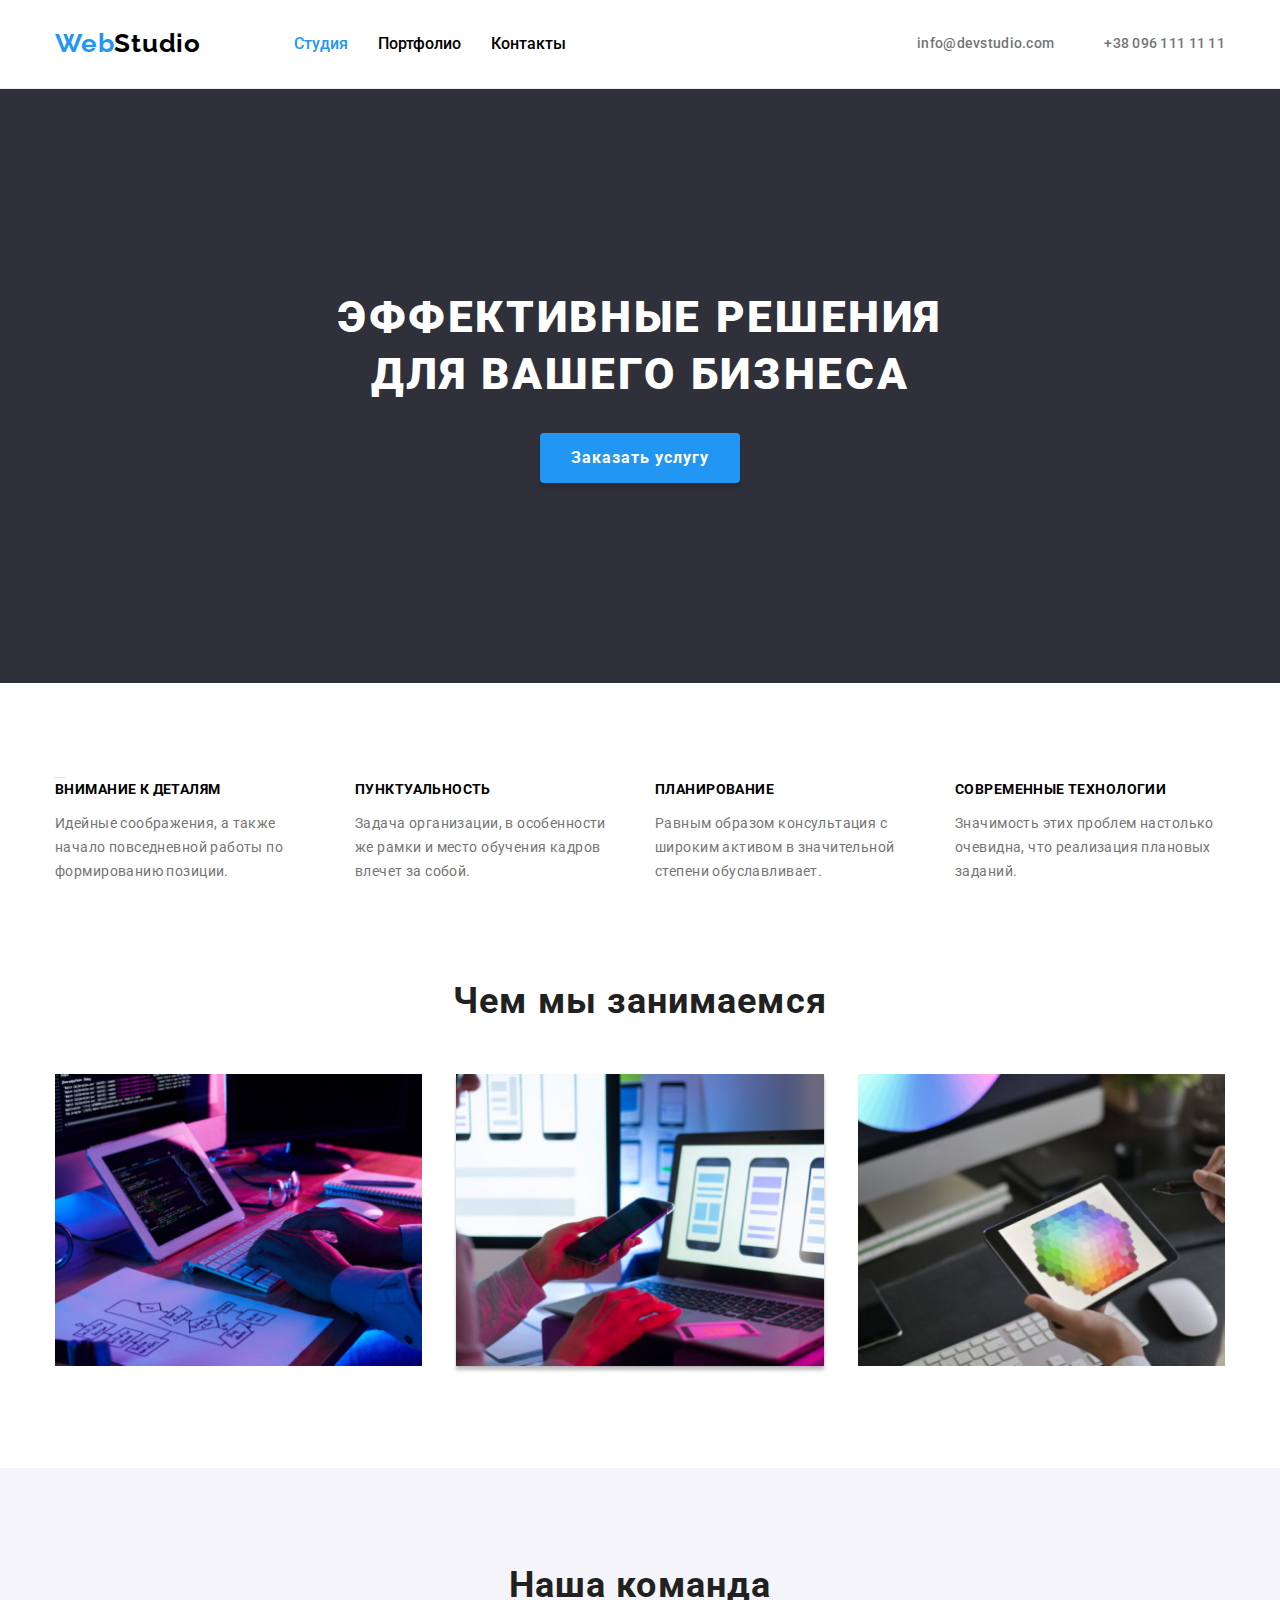
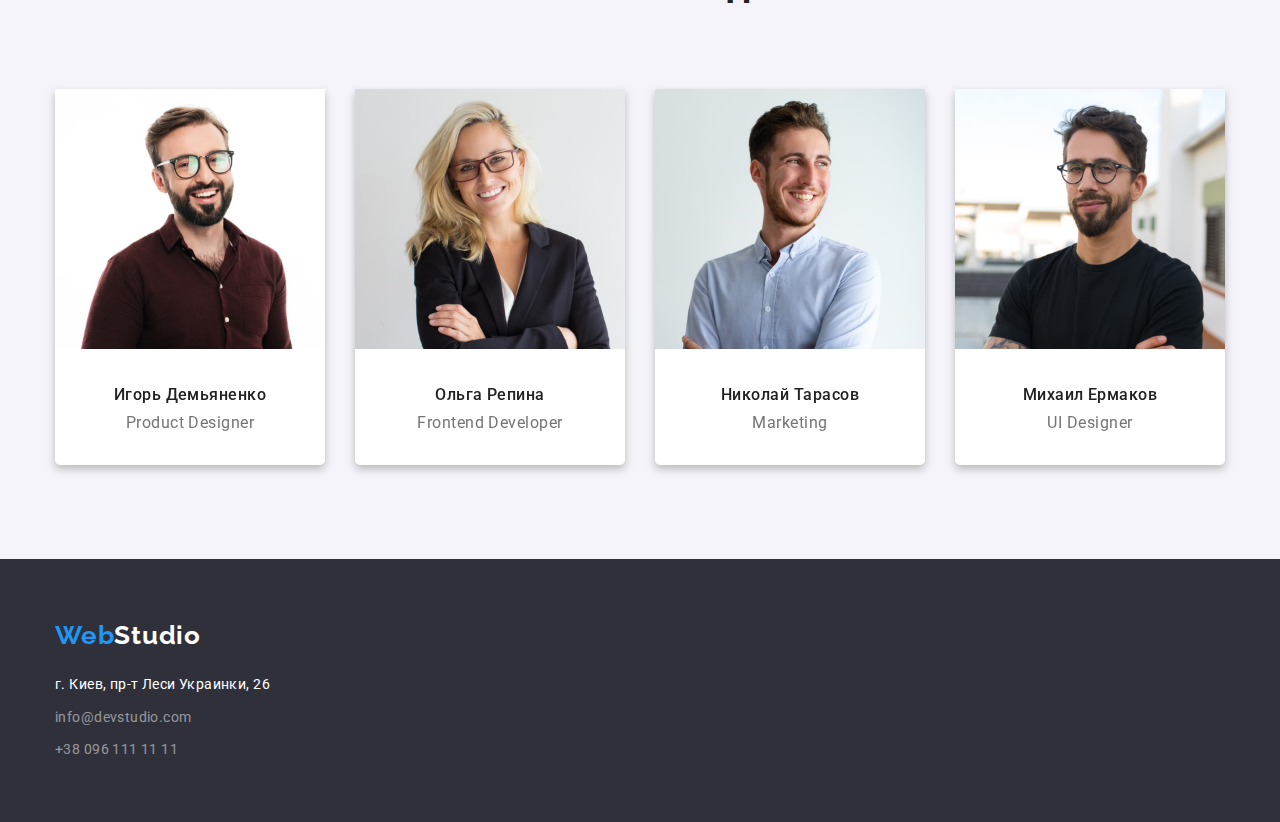
<file: index.html>
<!DOCTYPE html>
<html lang="ru">

<head>
    <meta charset="UTF-8">
    <meta http-equiv="X-UA-Compatible" content="IE=edge">
    <meta name="viewport" content="width=device-width, initial-scale=1.0">
    <title>WebStudio</title>
    <link rel="stylesheet"
        href="https://cdnjs.cloudflare.com/ajax/libs/modern-normalize/1.0.0/modern-normalize.min.css" />
    <link rel="preconnect" href="https://fonts.googleapis.com">
    <link rel="preconnect" href="https://fonts.gstatic.com" crossorigin>
    <link
        href="https://fonts.googleapis.com/css2?family=Raleway:wght@700&family=Roboto:wght@400;500;700;900&display=swap"
        rel="stylesheet">
    <link rel="stylesheet" href="./css/style.css">
</head>
<body">
    <header class="start">
        <div class="top conteiner">
            <nav class="top--nav">
                <!-- этот логотип навигационная ссылка -->
                <a href="#" id="link-header" class="logo"><span>Web</span>Studio</a>
                <ul class="top--nav--pages">
                    <li class="nav--pages">
                        <a href="#" class=" hover notactive active-alltime">Студия</a>
                    </li>
                    <li class="nav--pages">
                        <a href="./portfolio.html" class="hover notactive">Портфолио</a>
                    </li>
                    <li class="nav--pages">
                        <a href="#" class="hover notactive">Контакты</a>
                    </li>

                </ul>
            </nav>
            <ul class="top--address">
                <li><a href="mailto:info@devstudio.com" class="hover top--adress--link">info@devstudio.com</a></li>
                <li><a href="tel:+380961111111" class="hover">+38 096 111 11 11</a></li>
            </ul>
        </div>
    </header>
    <main class="main">
        <section class="hero">
            <h1 class="hero--idea">Эффективные решения<br>для вашего бизнеса</h1>
            <button class="hero__button" type="button">Заказать услугу</button>
        </section>
        <section class="section we">
            <div class="conteiner">
                <!-- симантический подзоголовок -->
                <h2 class="none" style="color: var(--fon-color); font-size: 1px;">Особенности</h2>
                <ul class="we--about">
                    <li class="we--puncts">
                        <h3 class="we--title">Внимание к деталям</h3>
                        <p class="we--about--text">Идейные соображения, а также начало повседневной работы по
                            формированию позиции.</p>
                    </li>
                    <li class="we--puncts">
                        <h3 class="we--title">Пунктуальность</h3>
                        <p class="we--about--text">Задача организации, в особенности же рамки и место обучения кадров
                            влечет за собой.</p>
                    </li>
                    <li class="we--puncts">
                        <h3 class="we--title">Планирование</h3>
                        <p class="we--about--text">Равным образом консультация с широким активом в значительной степени
                            обуславливает.</p>
                    </li>
                    <li class="we--puncts">
                        <h3 class="we--title">Современные технологии</h3>
                        <p class="we--about--text">Значимость этих проблем настолько очевидна, что реализация плановых
                            заданий.</p>
                    </li>
                </ul>
            </div>
        </section>
        <section class="photo">
            <div class="conteiner">
                <h2 class="title2">Чем мы занимаемся</h2>
                <ul class="pictures">
                    <li class="pictures--work">
                        <img src="./images/img-1.jpg" width="370" height="294" alt="Пишем програмный код">
                    </li>
                    <li class="pictures--work">
                        <img src="./images/img-2.jpg" width="370" height="294" alt="Разработка для мобильных устройств">
                    </li>
                    <li class="pictures--work">
                        <img src="./images/img-3.jpg" width="370" height="294" alt="Тестирование приложений">
                    </li>
                </ul>
            </div>
        </section>
        <section class="comando section">
            <div class=" conteiner">
                <h2 class="title2">Наша команда</h2>
                <ul class="portrets">
                    <li class="portrets--card">
                        <img src="./images/photo-1.jpg" width="270" height="260" alt="Фотопортрет мужчины">
                        <div class="portret--text">
                            <h3 class="portrets--title">Игорь Демьяненко</h3>
                            <p class="profesional">Product Designer</p>
                        </div>
                    </li>
                    <li class="portrets--card">
                        <img src="./images/photo-2.jpg" width="270" height="260" alt="Фотопортрет женчины">
                        <div class="portret--text">
                            <h3 class="portrets--title">Ольга Репина</h3>
                            <p class="profesional">Frontend Developer</p>
                        </div>
                    </li>
                    <li class="portrets--card">
                        <img src="./images/photo-3.jpg" width="270" height="260" alt="Фотопортрет мужчины">
                        <div class="portret--text">
                            <h3 class="portrets--title">Николай Тарасов</h3>
                            <p class="profesional">Marketing</p>
                        </div>
                    </li>
                    <li class="portrets--card">
                        <img src="./images/photo-4.jpg" width="270" height="260" alt="Фотопортрет мужчины">
                        <div class="portret--text">
                            <h3 class="portrets--title">Михаил Ермаков</h3>
                            <p class="profesional">UI Designer</p>
                        </div>
                    </li>
                </ul>
            </div>
        </section>
    </main>
    <footer class="bottom--info">
        <div class="conteiner">
            <!-- это логотип сайта он ведет на начало главной страницы -->
            <a href="#link-header" class="logo"><span>Web</span>Studio</a>
            <address class="bottom--address">
                <ul>
                    <li class="adress--city address--write">г. Киев, пр-т Леси Украинки, 26</li>
                    <li class="address--write">
                        <a class="bottom--address--link hover" href="mailto:info@devstudio.com">info@devstudio.com</a>
                    </li>
                    <li class="address--write">
                        <a class="bottom--address--link hover" href="tel:+380961111111">+38 096 111 11 11</a>
                    </li>
                </ul>
            </address>
        </div>
    </footer>
    </body>

</html>
</file>
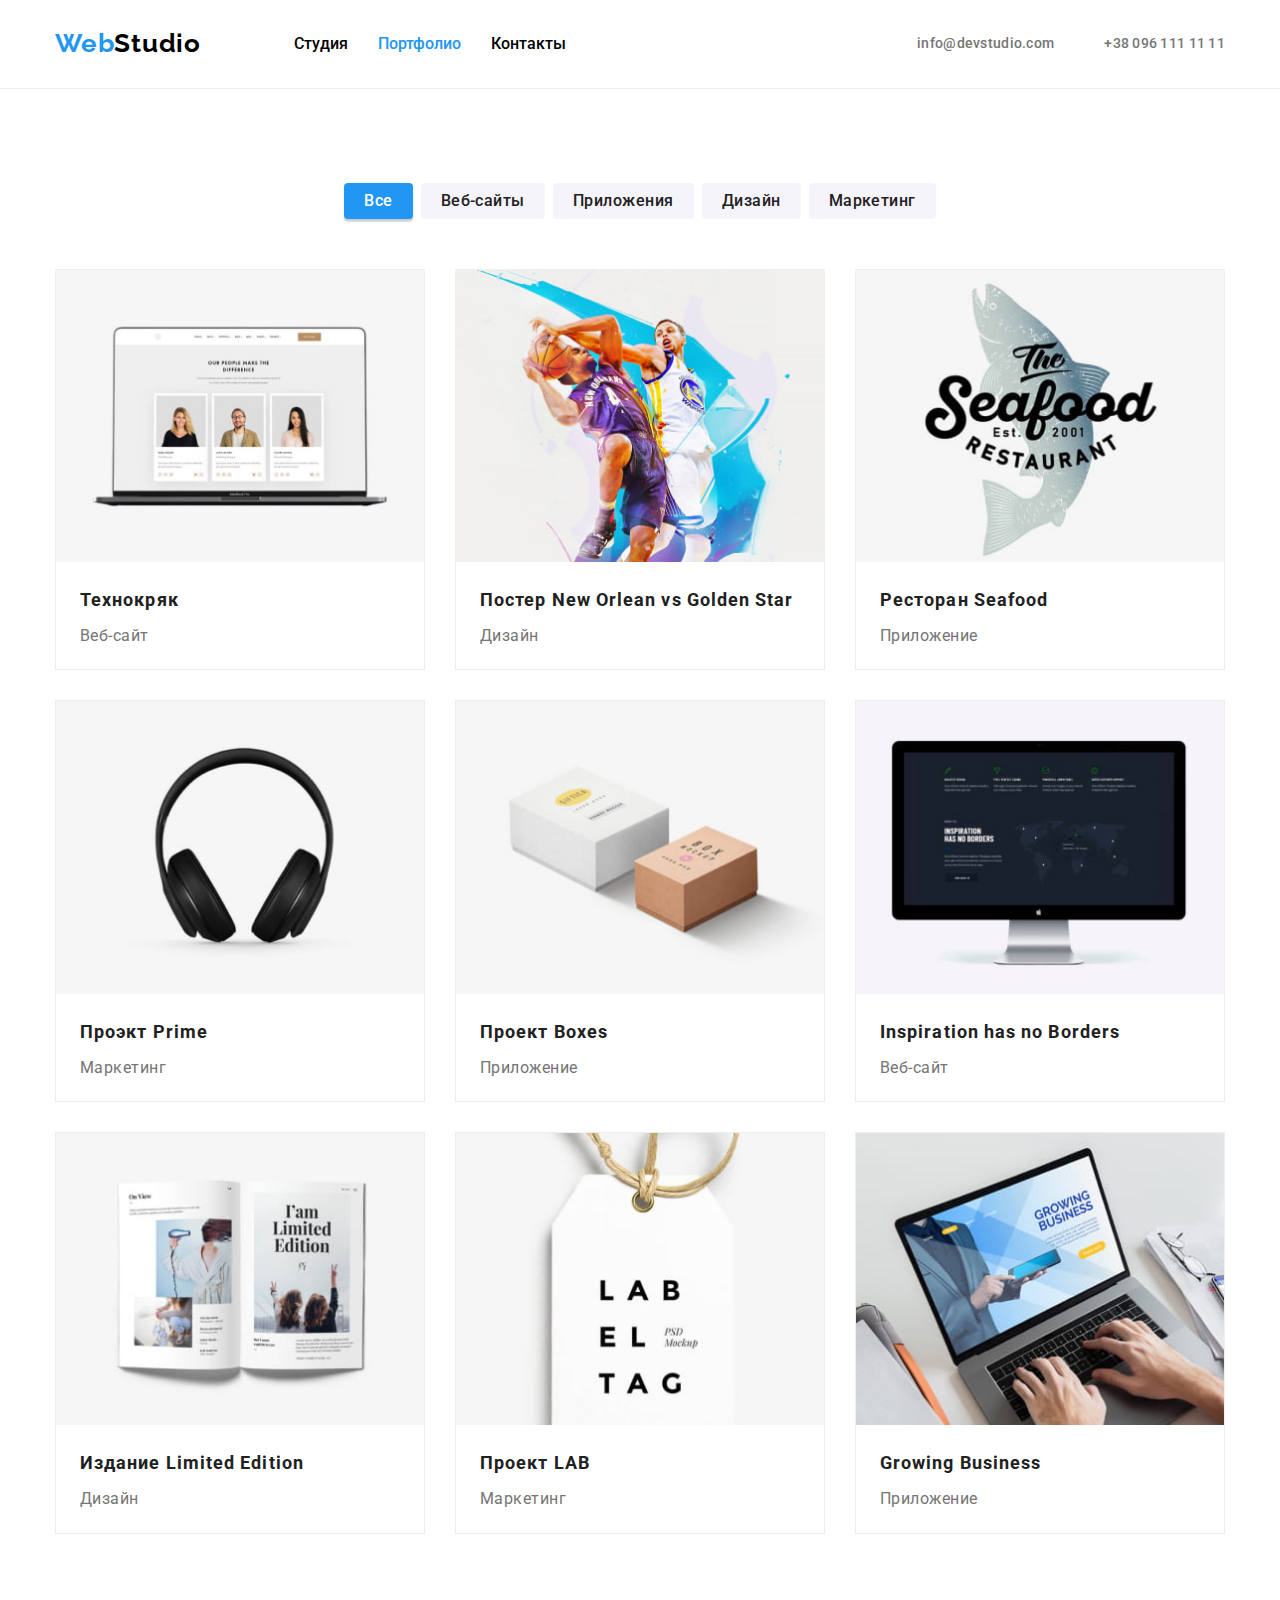
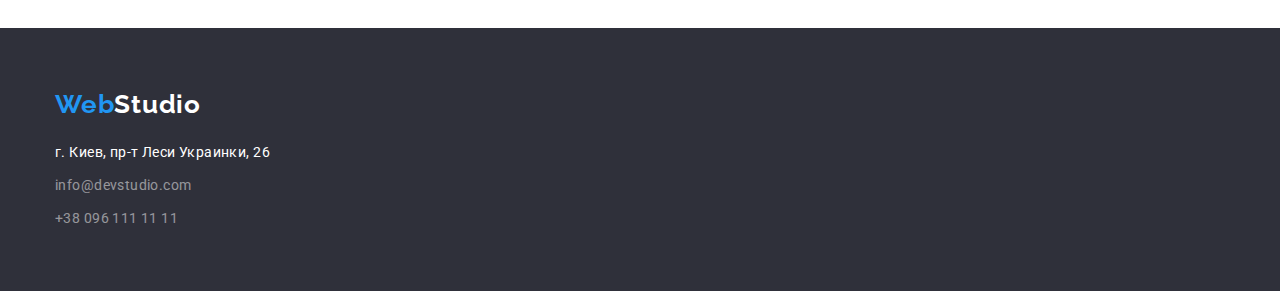
<file: portfolio.html>
<!DOCTYPE html>
<html lang="ru">

<head>
    <meta charset="UTF-8">
    <meta http-equiv="X-UA-Compatible" content="IE=edge">
    <meta name="viewport" content="width=device-width, initial-scale=1.0">
    <title>Portfolio</title>
    <link rel="stylesheet"
        href="https://cdnjs.cloudflare.com/ajax/libs/modern-normalize/1.0.0/modern-normalize.min.css" />
    <link rel="preconnect" href="https://fonts.googleapis.com">
    <link rel="preconnect" href="https://fonts.gstatic.com" crossorigin>
    <link
        href="https://fonts.googleapis.com/css2?family=Raleway:wght@700&family=Roboto:wght@400;500;700;900&display=swap"
        rel="stylesheet">
    <link rel="stylesheet" href="./css/style.css">
</head>

<body>
    <header class="start">
        <div class="top conteiner">
            <nav class="top--nav">
                <!-- этот логотип навигационная ссылка -->
                <a href="./index.html" class="logo"><span>Web</span>Studio</a>
                <ul class="top--nav--pages">
                    <li class="nav--pages">
                        <a href="./index.html" class="hover notactive">Студия</a>
                    </li>
                    <li class="nav--pages">
                        <a href="#" class="hover notactive active-alltime">Портфолио</a>
                    </li>
                    <li class="nav--pages">
                        <!-- это переход в меню адресов и контактов -->
                        <a href="#" class="hover notactive">Контакты</a>
                    </li>
                </ul>
            </nav>
            <ul class="top--address">
                <li><a href="mailto:info@devstudio.com" class="hover top--adress--link">info@devstudio.com</a></li>
                <li><a href="tel:+380961111111" class="hover">+38 096 111 11 11</a></li>
            </ul>
        </div>
    </header>
    <main class="portfolio">
        <section class="section">
            <div class="conteiner">
                <!-- это список с кнопками -->
                <ul class="portfolio--menu">
                    <li class="portfolio--filter"><button type="button" class="filter filter-down">Все</button></li>
                    <li class="portfolio--filter"><button type="button" class="filter ">Веб-сайты</button></li>
                    <li class="portfolio--filter"><button type="button" class="filter ">Приложения</button></li>
                    <li class="portfolio--filter"><button type="button" class="filter ">Дизайн</button></li>
                    <li class="portfolio--filter"><button type="button" class="filter ">Маркетинг</button></li>
                </ul>
                <!-- это список сайтов разработанных компанией -->
                <ul class="portfolio--works">
                    <li class="site">
                        <a class="site--hover" href="#"><img src="./images/image-portfolio/img.jpg" alt="Ссылка на сайт портфолио">
                            <div class="site--text">
                                <h3 class="site--title">Технокряк</h3>
                                <p class="site--type">Веб-сайт</p>
                            </div>
                        </a>
                    </li>
                    <li class="site">
                        <a class="site--hover" href="#"><img src="./images/image-portfolio/img-1.jpg"
                                alt="Ссылка на сайт баскетбольной команды">
                            <div class="site--text">
                                <h3 class="site--title">Постер New Orlean vs Golden Star</h3>
                                <p class="site--type">Дизайн</p>
                            </div>
                        </a>
                    </li>
                    <li class="site">
                        <a class="site--hover" href="#"><img src="./images/image-portfolio/img-2.jpg"
                                alt="Ссылка на сайт с рыбным рестораном">
                            <div class="site--text">
                                <h3 class="site--title">Ресторан Seafood</h3>
                                <p class="site--type">Приложение</p>
                            </div>
                        </a>
                    </li>
                    <li class="site">
                        <a class="site--hover" href="#"><img src="./images/image-portfolio/img-3.jpg" alt="Ссылка на сайт с наушниками">
                            <div class="site--text">
                                <h3 class="site--title">Проэкт Prime</h3>
                                <p class="site--type">Маркетинг</p>
                            </div>
                        </a>
                    </li>
                    <li class="site">
                        <a class="site--hover" href="#"><img src="./images/image-portfolio/img-4.jpg" alt="Ссылка на сайт с коробками">
                            <div class="site--text">
                                <h3 class="site--title">Проект Boxes</h3>
                                <p class="site--type">Приложение</p>
                            </div>
                        </a>
                    </li>
                    <li class="site">
                        <a class="site--hover" href="#"><img src="./images/image-portfolio/img-5.jpg" alt="Ссылка на сайт с монитором">
                            <div class="site--text">
                                <h3 class="site--title">Inspiration has no Borders</h3>
                                <p class="site--type">Веб-сайт</p>
                            </div>
                        </a>
                    </li>
                    <li class="site">
                        <a class="site--hover" href="#"><img src="./images/image-portfolio/img-6.jpg"
                                alt="Ссылка на сайт с открытой книгой">
                            <div class="site--text">
                                <h3 class="site--title">Издание Limited Edition</h3>
                                <p class="site--type">Дизайн</p>
                            </div>
                        </a>
                    </li>
                    <li class="site">
                        <a class="site--hover" href="#"><img src="./images/image-portfolio/img-7.jpg" alt="Ссылка на сайт с биркой">
                            <div class="site--text">
                                <h3 class="site--title">Проект LAB</h3>
                                <p class="site--type">Маркетинг</p>
                            </div>
                        </a>
                    </li>
                    <li class="site">
                        <a class="site--hover" href="#"><img src="./images/image-portfolio/img-8.jpg" alt="Ссылка на сайт с ноутбуком">
                            <div class="site--text">
                                <h3 class="site--title">Growing Business</h3>
                                <p class="site--type">Приложение</p>
                            </div>
                        </a>
                    </li>
                </ul>
            </div>
        </section>
    </main>
    <footer class="bottom--info">
        <div class="conteiner">
            <!-- это логотип сайта он ведет на начало главной страницы -->
            <a href="./index.html" class="logo"><span>Web</span>Studio</a>
            <address class="bottom--address">
                <ul>
                    <li class="adress--city address--write">г. Киев, пр-т Леси Украинки, 26</li>
                    <li class="address--write">
                        <a class="bottom--address--link hover" href="mailto:info@devstudio.com">info@devstudio.com</a>
                    </li>
                    <li class="address--write">
                        <a class="bottom--address--link hover" href="tel:+380961111111">+38 096 111 11 11</a>
                    </li>
                </ul>
            </address>
        </div>
    </footer>
</body>

</html>
</file>
<file: css/style.css>
/* все цвета на всех страничках */

:root {
  --main-color: #000000;
  --rgba-color: rgba(255, 255, 255, 0.5);
  --streng-black: #212121;
  --p-color: #757575;
  --team-color: #f5f4fa;
  --ground-color: #2f303a;
  --bg-color: #ffffff;
  --second-color: #2196f3;
  --border-color: #eeeeee;
}

html {
  box-sizing: border-box;
}

*,
*::before,
*::after {
  box-sizing: inherit;
  margin: 0;
  padding: 0;
}

img {
  display: block;
  width: 100%;
  height: auto;
}

a {
  text-decoration: none;
}

li {
  list-style-type: none;
}

.conteiner {
  max-width: 1200px;
  padding-left: 15px;
  padding-right: 15px;
  margin-right: auto;
  margin-left: auto;
}

body {
  font-family: Roboto;
  font-style: normal;
}

.section {
  padding-top: 94px;
  padding-bottom: 94px;
}

/* -------------стили для шапки на всех страницах------------ */
/* центруем шапку по горизонтали */
.top {
  display: flex;
  align-items: center;
  margin-right: auto;
  margin-left: auto;
}

/* логотип +ссылки по страницам */
.top--nav {
  display: flex;
  align-items: center;
}

.logo {
  font-family: Raleway;
  font-weight: bold;
  font-size: 26px;
  line-height: 1.3;
  letter-spacing: 0.03em;
  color: var(--main-color);
  display: block;
  margin-right: 93px;
}

.logo span {
  color: var(--second-color);
}

.top--nav--pages {
  display: flex;
}

.nav--pages + .nav--pages {
  margin-left: 30px;
}

.notactive {
  color: var(--main-color);
  display: block;
  padding-top: 32px;
  padding-bottom: 32px;
}

.active-alltime {
  color: var(--second-color);
}
.top--nav--pages .hover {
  font-weight: 500;
}

/* ссылки на контакты */
.top--address {
  display: flex;
  margin-left: auto;
}

.top--address li + li {
  margin-left: 50px;
}

.top--address .hover {
  font-size: 14px;
  line-height: 1.7;
  font-weight: 500;
  letter-spacing: 0.02em;
  color: var(--p-color);
  display: block;
  padding-top: 32px;
  padding-bottom: 32px;
}
.hover:hover,
.hover:focus {
  color: var(--second-color);
}
.start {
  border-bottom: 1px solid var(--border-color);
}
/* --------------- стили для подвала на всех страницах ---------- */
.bottom--info {
  background-color: var(--ground-color);
  color: var(--bg-color);
  padding: 60px 0px;
}

.bottom--info .logo {
  color: var(--bg-color);
}

.adress--city {
  font-size: 14px;
  line-height: 1.7;
  letter-spacing: 0.03em;
  font-family: Roboto;
  font-style: normal;
  font-weight: 400;
}

.bottom--address {
  margin-top: 20px;
}

ul .address--write:not(:last-child) {
  margin-bottom: 9px;
}

.bottom--address--link {
  color: var(--rgba-color);
  font-size: 14px;
  line-height: 1.7;
  letter-spacing: 0.03em;
  font-family: Roboto;
  font-style: normal;
  font-weight: 400;
}

.hover:hover,
.hover:focus {
  color: var(--second-color);
}

/* стили только для главной страницы */
.title2 {
  color: var(--streng-black);
  text-align: center;
  font-weight: 700;
  font-size: 36px;
  letter-spacing: 0.03em;
  line-height: 1.3;
  margin-bottom: 50px;
}

/* общие стили главной страницы */
/* основная секция с кнопкой */
.hero {
  background-repeat: no-repeat;
  background-position: 50% 50%;
  background-color: var(--ground-color);
  padding-top: 200px;
  padding-bottom: 200px;
  margin-right: auto;
  margin-left: auto;
}

.hero--idea {
  color: var(--bg-color);
  font-size: 44px;
  font-weight: 900;
  text-align: center;
  line-height: 1.3;
  letter-spacing: 0.06em;
  text-transform: uppercase;
  margin-bottom: 30px;
}

.hero__button {
  width: 200px;
  height: 50px;
  color: var(--bg-color);
  margin-left: auto;
  margin-right: auto;
  display: block;
  font-size: 16px;
  line-height: 1.5;
  font-weight: bold;
  letter-spacing: 0.06em;
  align-items: center;
  border-radius: 4px;
  background-color: var(--second-color);
  box-shadow: 0px 4px 4px rgba(0, 0, 0, 0.15);
  cursor: pointer;
  border: 0px;
}

/* секция преимуществ */
.we--about {
  display: flex;
  flex-wrap: wrap;
  margin-top: -30px;
  margin-left: -30px;
}

.we--puncts {
  flex-basis: calc(100% / 4 - 30px);
  margin-top: 30px;
  margin-left: 30px;
}

.we--title {
  font-family: Roboto;
  font-weight: 700;
  font-size: 14px;
  line-height: 1.7;
  letter-spacing: 0.03em;
  text-transform: uppercase;
  margin-bottom: 10px;
}

.we--about--text {
  font-family: Roboto;
  font-weight: 400;
  font-size: 14px;
  line-height: 1.7;
  letter-spacing: 0.03em;
  color: var(--p-color);
}
/* секция фотографий*/
.photo {
  padding-bottom: 94px;
}
.pictures--work + .pictures--work {
  margin-left: 30px;
}
.pictures {
  display: flex;
}
/* секция портретов */
.comando {
  background-color: var(--team-color);
}
.portrets {
  display: flex;
  flex-wrap: wrap;
  margin-left: -30px;
  margin-left: -30px;
}

.portrets--card {
  background-color: var(--bg-color);
  text-align: center;
  filter: drop-shadow(0px 4px 4px rgba(0, 0, 0, 0.25));
  border-radius: 5px;
  flex-basis: calc(100% / 4 - 30px);
  margin-top: 30px;
  margin-left: 30px;
}

.portret--text {
  padding-top: 30px;
  padding-bottom: 30px;
  padding-left: 30px;
  padding-right: 30px;
}

.portrets--title {
  display: block;
  font-weight: 500;
  font-size: 16px;
  line-height: 2;
  letter-spacing: 0.03em;
  color: var(--streng-black);
}

.profesional {
  font-weight: normal;
  font-size: 16px;
  line-height: 1.5;
  letter-spacing: 0.03em;
  color: var(--p-color);
}

/* стили только для портфолио */
/* общие стили только этой страницы */
.portfolio {
  display: flex;
  flex-direction: column;
}

/* стили для кнопок */
.portfolio--menu {
  display: flex;
  justify-content: center;
  margin-bottom: 50px;
}

.filter {
  padding: 6px 20px;
  background-color: var(--team-color);
  border: 0px;
  border-radius: 4px;
  font-family: Roboto;
  font-weight: 500;
  font-size: 16px;
  line-height: 1.5;
  letter-spacing: 0.03em;
  color: var(--streng-black);
  cursor: pointer;
}

.portfolio--filter {
  margin: 0px 4px 0px 4px;
}

.filter-down {
  box-shadow: 0px 3px 1px rgba(0, 0, 0, 0.1), 0px 2px 2px rgba(0, 0, 0, 0.12);
  background-color: var(--second-color);
  color: var(--bg-color);
}

.portfolio--menu button:hover,
.portfolio--menu button:focus {
  background-color: var(--second-color);
  color: var(--bg-color);
}

/* стилизация ссылок */

.portfolio--works {
  display: flex;
  flex-wrap: wrap;
  margin-left: -30px;
  margin-top: -30px;
}

.site {
  flex-basis: calc(100% / 3 - 30px);
  margin-left: 30px;
  margin-top: 30px;
  box-sizing: border-box;
  border: 1px solid var(--border-color);
}

.site--hover {
  display: block;
}

.site--hover:hover,
.site--hover:focus {
  box-shadow: rgba(0, 0, 0, 0.24) 0px 5px 5px;
}

.site--text {
  padding-top: 20px;
  padding-bottom: 20px;
  padding-left: 24px;
  padding-right: 24px;
}

.site--title {
  color: var(--streng-black);
  font-size: 18px;
  line-height: 2;
  letter-spacing: 0.06em;
  font-weight: bold;
  font-family: Roboto;
  font-style: normal;
  margin-bottom: 4px;
}

.site--type {
  color: var(--p-color);
  font-size: 16px;
  line-height: 1.7;
  letter-spacing: 0.03em;
}
</file>
